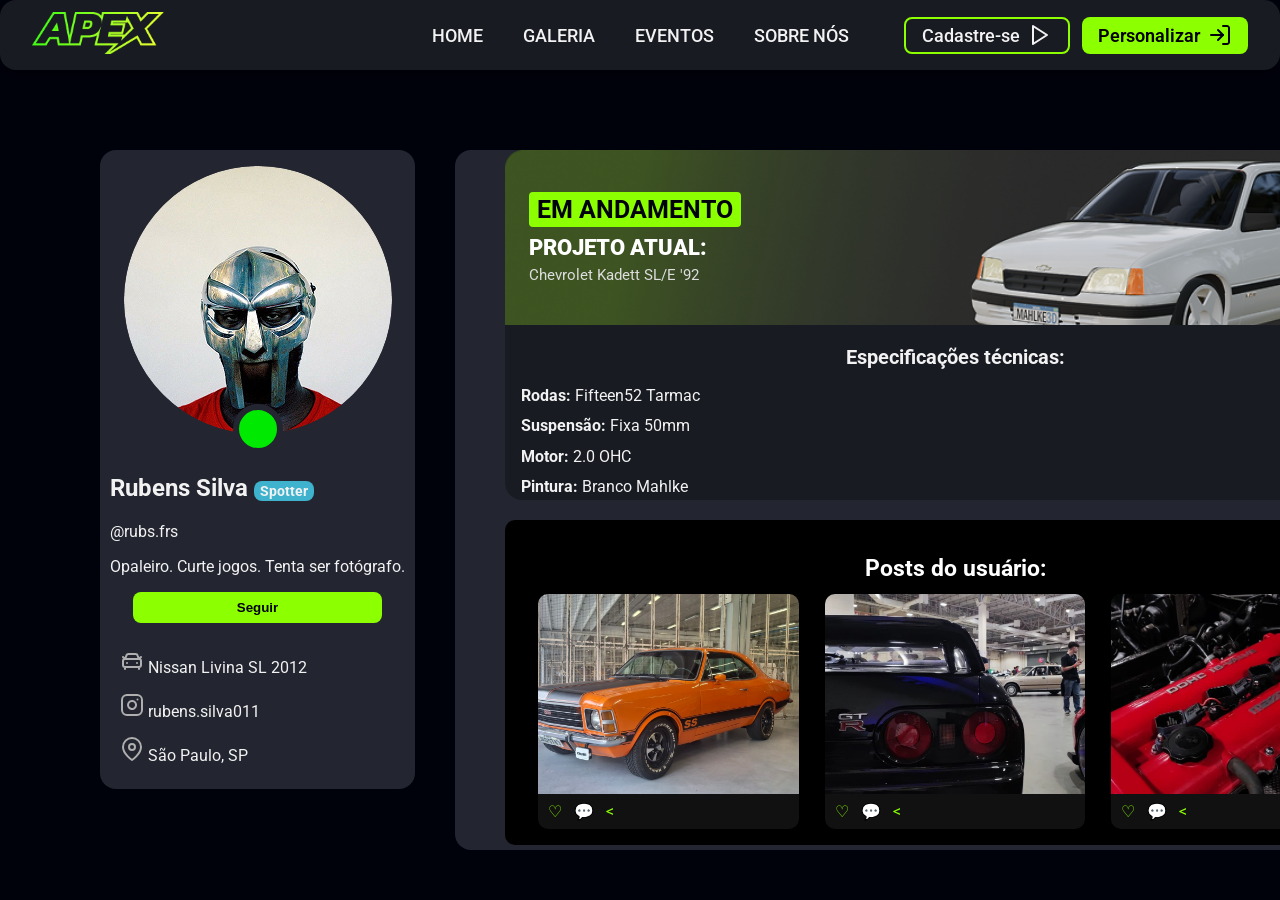
<file: pages/resultado.html>
<!DOCTYPE html>
<html lang="pt-br">
<head>
    <meta charset="utf-8">
    <meta name="viewport" content="width=device-width, initial-scale=1">
    <title>Perfil - Rubens Silva</title>
    <link rel="stylesheet" href="/css/pages/resultado.css" />
    <link rel="stylesheet" href="https://fonts.googleapis.com/css2?family=Roboto:wght@400;500;600&display=swap" />
    <link rel="stylesheet" href="https://fonts.googleapis.com/css2?family=Unbounded:wght@900&display=swap" />
    
    <link rel="stylesheet" href="../css/components/components.css">
    
    <script src="../js/main.js" defer></script>
    <script src="../js/main.js"></script>
</head>
<body>
    

    <div id="header-placeholder"></div>

    <aside class="container-perfil">
            <img class="foto-de-perfil" src="/assets/imagens/Foto de perfil.png" alt="Perfil">
            <div class="status-online"></div>

            <div class="info-usuario">
                <h2>Rubens Silva <span class="tag-spotter">Spotter</span></h2>
                <p class="handle">@rubs.frs</p>
                <p class="bio">Opaleiro. Curte jogos. Tenta ser fotógrafo.</p>
            </div>

            <button class="btn-seguir">Seguir</button>

            <div class="detalhes">
                <p><img src="/assets/icons/car-front.svg"> Nissan Livina SL 2012</p>
                <p><img src="/assets/icons/instagram.svg"> rubens.silva011</p>
                <p><img src="/assets/icons/map-pin.svg"> São Paulo, SP</p>
            </div>
        </aside>

        <section class="container-conteudo">
           <div id="conteudo1"> 
    <div class="parte1">
        <div class="projeto-badge">
            <span class="badge-andamento">EM ANDAMENTO</span>
            <h2 class="projeto-titulo">PROJETO ATUAL:</h2>
            <p class="projeto-carro">Chevrolet Kadett SL/E '92</p>
        </div>
        <!-- <img src="/assets/imagens/carrovizualizar.png" alt="Chevrolet Kadett"> -->
    </div>
    <div class="parte2">
        <h3>Especificações técnicas:</h3>
        <p><strong>Rodas:</strong> Fifteen52 Tarmac</p>
        <p><strong>Suspensão:</strong> Fixa 50mm</p>
        <p><strong>Motor:</strong> 2.0 OHC</p>
        <p><strong>Pintura:</strong> Branco Mahlke</p>
    </div>
</div>

<div id="conteudo2">
    <h2>Posts do usuário:</h2>
    <div class="posts-grid">
        <div class="post">
            <img src="/assets/imagens/Galeria2.jpg" alt="">
            <div class="post-actions">
                <span>&#9825;</span>
                <span>&#128172;</span>
                <span>&#60;</span>
            </div>
        </div>
        <div class="post">
            <img src="/assets/imagens/Galeria11.jpg" alt="">
            <div class="post-actions">
                <span>&#9825;</span>
                <span>&#128172;</span>
                <span>&#60;</span>
            </div>
        </div>
        <div class="post">
            <img src="/assets/imagens/Galeria12.jpg" alt="">
            <div class="post-actions">
                <span>&#9825;</span>
                <span>&#128172;</span>
                <span>&#60;</span>
            </div>
        </div>
    </div>
</div>

        </section>
        
        </div>
        
        
        
    
    
    

   
</body>
</html>
</file>
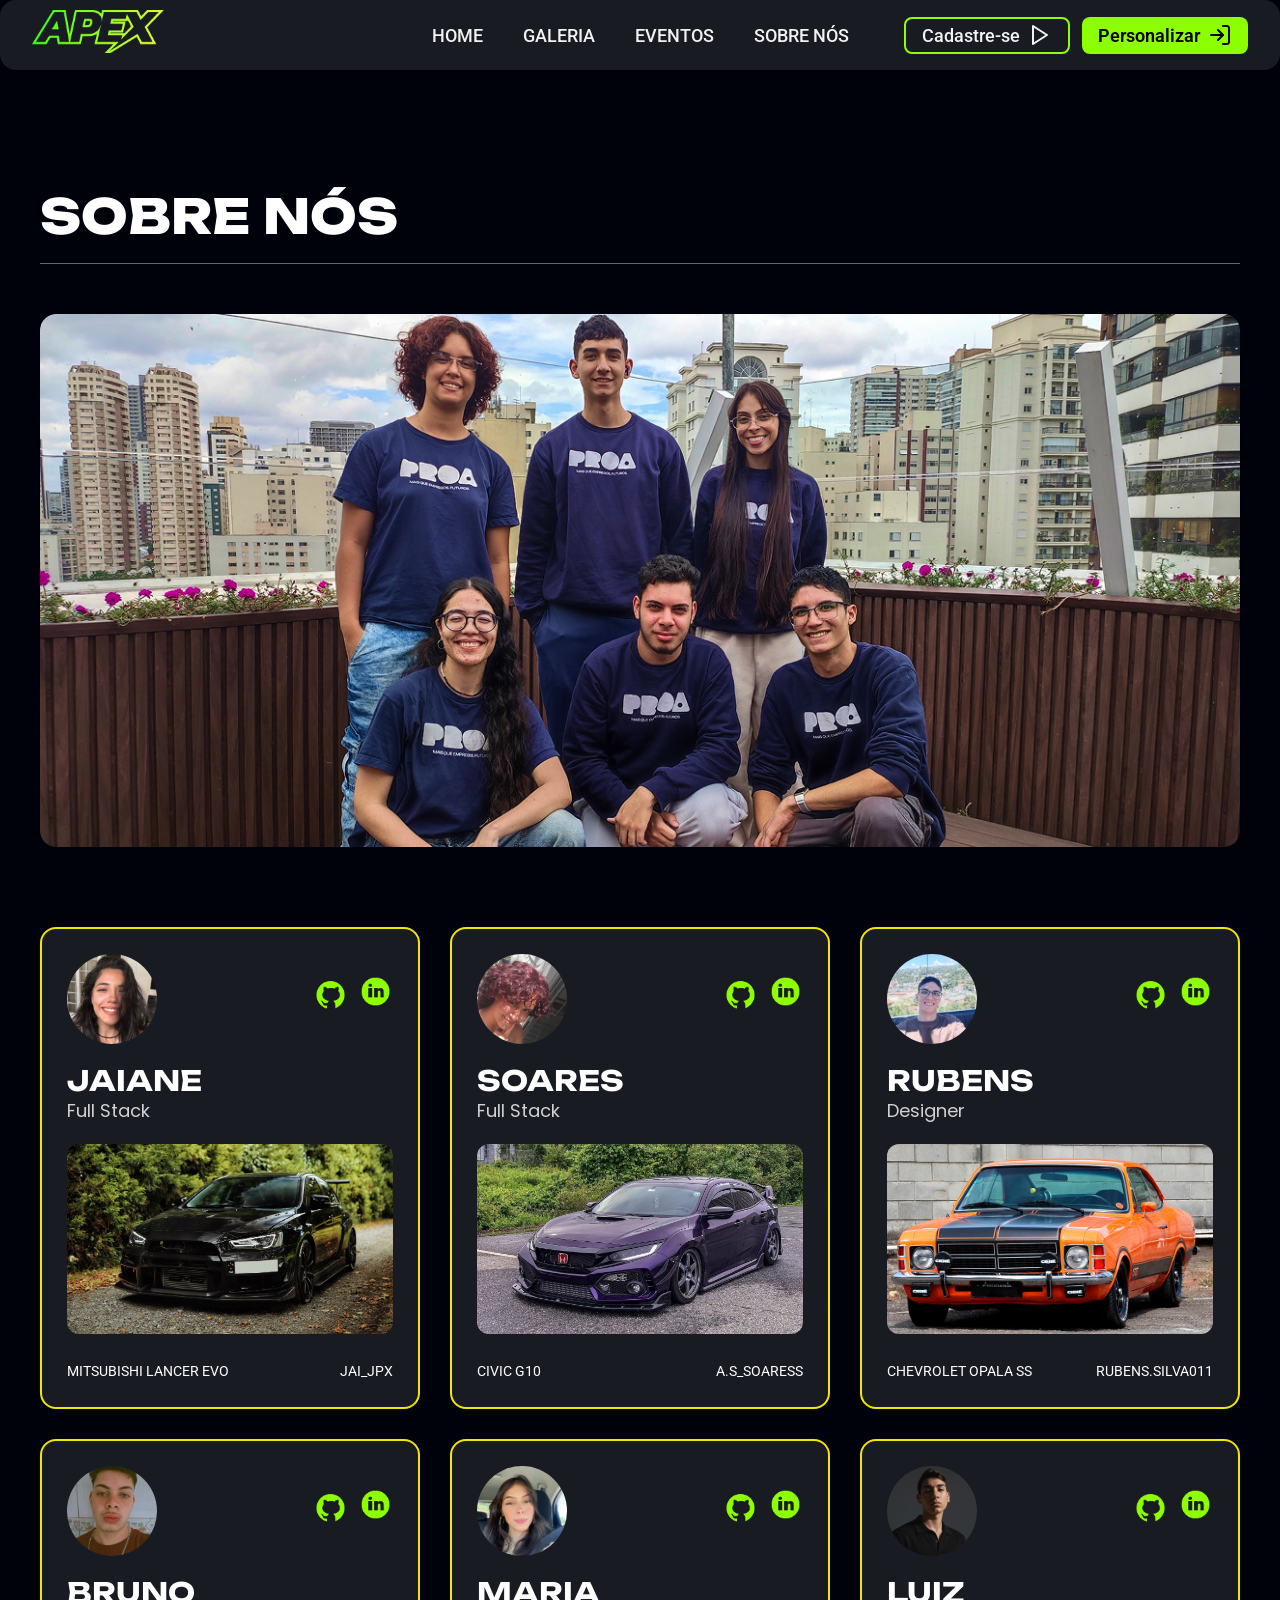
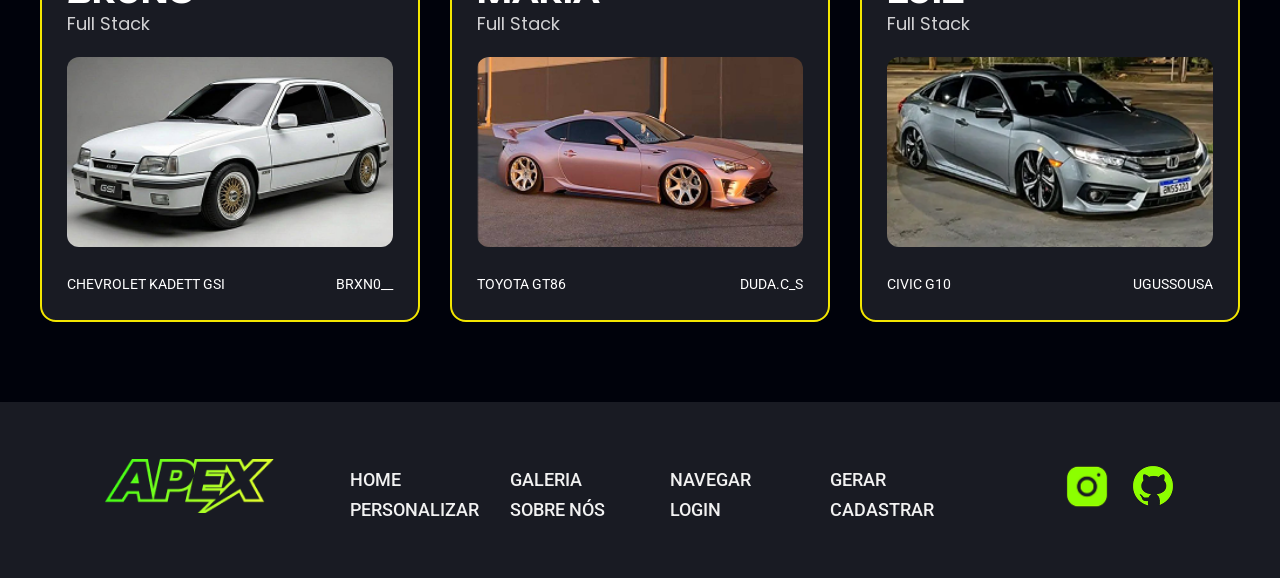
<file: pages/sobre.html>
<!DOCTYPE html>
<html lang="en">
<head>
    <meta charset="UTF-8">
    <meta name="viewport" content="width=device-width, initial-scale=1.0">
    <title>Document</title>
    <link rel="stylesheet" href="../css/global.css" type="text/css">
	<link rel="stylesheet" href="/css/components/components.css" type="text/css">
  	
  	
  	<link rel="stylesheet" href="https://fonts.googleapis.com/css2?family=Roboto:wght@400;500;600&display=swap" />
  	<link rel="stylesheet" href="https://fonts.googleapis.com/css2?family=Unbounded:wght@700;900&display=swap" />
    
    <link rel="stylesheet" href="/css/pages/sobre.css" type="text/css">
	<script src="../js/main.js"></script>
</head>

		<div vw class="enabled">
			<div vw-access-button class="active"></div>
			<div vw-plugin-wrapper>
				<div class="vw-plugin-top-wrapper"></div>
			</div>
		</div>

		<script src="https://vlibras.gov.br/app/vlibras-plugin.js"></script>
		<script>
			
    new window.VLibras.Widget('https://vlibras.gov.br/app');
</script>

<body>

<header id="header-placeholder"></header>

<main class="sobre-page">

    <section class="hero">
        <h1>Sobre Nós</h1>
        <div class="linha"></div>

        <figure class="foto-equipe">
            <img src="/assets/imagens/Nos.png" alt="Foto da equipe Apex">
        </figure>
    </section>

    <section class="team">

        <div class="team-grid">

    <!-- CARD 1 -->
    <article class="card">
        <div class="card-top">
            <img class="avatar" src="/assets/imagens/jaift.jpeg" alt="Jaiane">

            <div class="social">
                <a href="#"><img src="/assets/icons/GitHub.png"></a>
                <a href="#"><img src="/assets/icons/LinkedIn.png"></a>
            </div>
        </div>

        <div class="card-info">
            <h2>Jaiane</h2>
            <p class="cargo">Full Stack</p>
        </div>

        <figure class="carro-box">
            <img src="/assets/imagens/Jaiane.jpg">
        </figure>

        <div class="card-footer">
            <span>Mitsubishi Lancer Evo</span>
            <span>jai_jpx</span>
        </div>
    </article>


    <!-- CARD 2 -->
    <article class="card">
        <div class="card-top">
            <img class="avatar" src="/assets/imagens/soft.jpeg" alt="Soares">

            <div class="social">
                <a href="#"><img src="/assets/icons/GitHub.png"></a>
                <a href="#"><img src="/assets/icons/LinkedIn.png"></a>
            </div>
        </div>

        <div class="card-info">
            <h2>Soares</h2>
            <p class="cargo">Full Stack</p>
        </div>

        <figure class="carro-box">
            <img src="/assets/imagens/Soares.jpg">
        </figure>

        <div class="card-footer">
            <span>Civic G10</span>
            <span>a.s_soaress</span>
        </div>
    </article>


    <!-- CARD 3 -->
    <article class="card">
        <div class="card-top">
            <img class="avatar" src="/assets/imagens/rubensft.jpeg" alt="Rubens">

            <div class="social">
                <a href="#"><img src="/assets/icons/GitHub.png"></a>
                <a href="#"><img src="/assets/icons/LinkedIn.png"></a>
            </div>
        </div>

        <div class="card-info">
            <h2>Rubens</h2>
            <p class="cargo">Designer</p>
        </div>

        <figure class="carro-box">
            <img src="/assets/imagens/Rubens.png">
        </figure>

        <div class="card-footer">
            <span>Chevrolet Opala SS</span>
            <span>rubens.silva011</span>
        </div>
    </article>

	<!-- CARD 4 -->
<article class="card">
    <div class="card-top">
        <img class="avatar" src="/assets/imagens/brunoft.jpeg" alt="Bruno">

        <div class="social">
            <a href="#"><img src="/assets/icons/GitHub.png" alt="GitHub"></a>
            <a href="#"><img src="/assets/icons/LinkedIn.png" alt="LinkedIn"></a>
        </div>
    </div>

    <div class="card-info">
        <h2>Bruno</h2>
        <p class="cargo">Full Stack</p>
    </div>

    <figure class="carro-box">
        <img src="/assets/imagens/Bruno.png" alt="Chevrolet Kadett GSI">
    </figure>

    <div class="card-footer">
        <span>Chevrolet Kadett GSI</span>
        <span>brxn0__</span>
    </div>
</article>


<!-- CARD 5 -->
<article class="card">
    <div class="card-top">
        <img class="avatar" src="/assets/imagens/dudaft.jpeg" alt="Maria">

        <div class="social">
            <a href="#"><img src="/assets/icons/GitHub.png" alt="GitHub"></a>
            <a href="#"><img src="/assets/icons/LinkedIn.png" alt="LinkedIn"></a>
        </div>
    </div>

    <div class="card-info">
        <h2>Maria</h2>
        <p class="cargo">Full Stack</p>
    </div>

    <figure class="carro-box">
        <img src="/assets/imagens/Duda.png" alt="Toyota GT86">
    </figure>

    <div class="card-footer">
        <span>Toyota GT86</span>
        <span>duda.c_s</span>
    </div>
</article>


<!-- CARD 6 -->
<article class="card">
    <div class="card-top">
        <img class="avatar" src="/assets/imagens/luizft.jpeg" alt="Luis">

        <div class="social">
            <a href="#"><img src="/assets/icons/GitHub.png" alt="GitHub"></a>
            <a href="#"><img src="/assets/icons/LinkedIn.png" alt="LinkedIn"></a>
        </div>
    </div>

    <div class="card-info">
        <h2>Luiz</h2>
        <p class="cargo">Full Stack</p>
    </div>

    <figure class="carro-box">
        <img src="/assets/imagens/Luis.png" alt="Civic G10">
    </figure>

    <div class="card-footer">
        <span>Civic G10</span>
        <span>ugussousa</span>
    </div>
</article>

</div>

    </section>

</main>

<footer id="footer-placeholder"></footer>

</body>
</file>
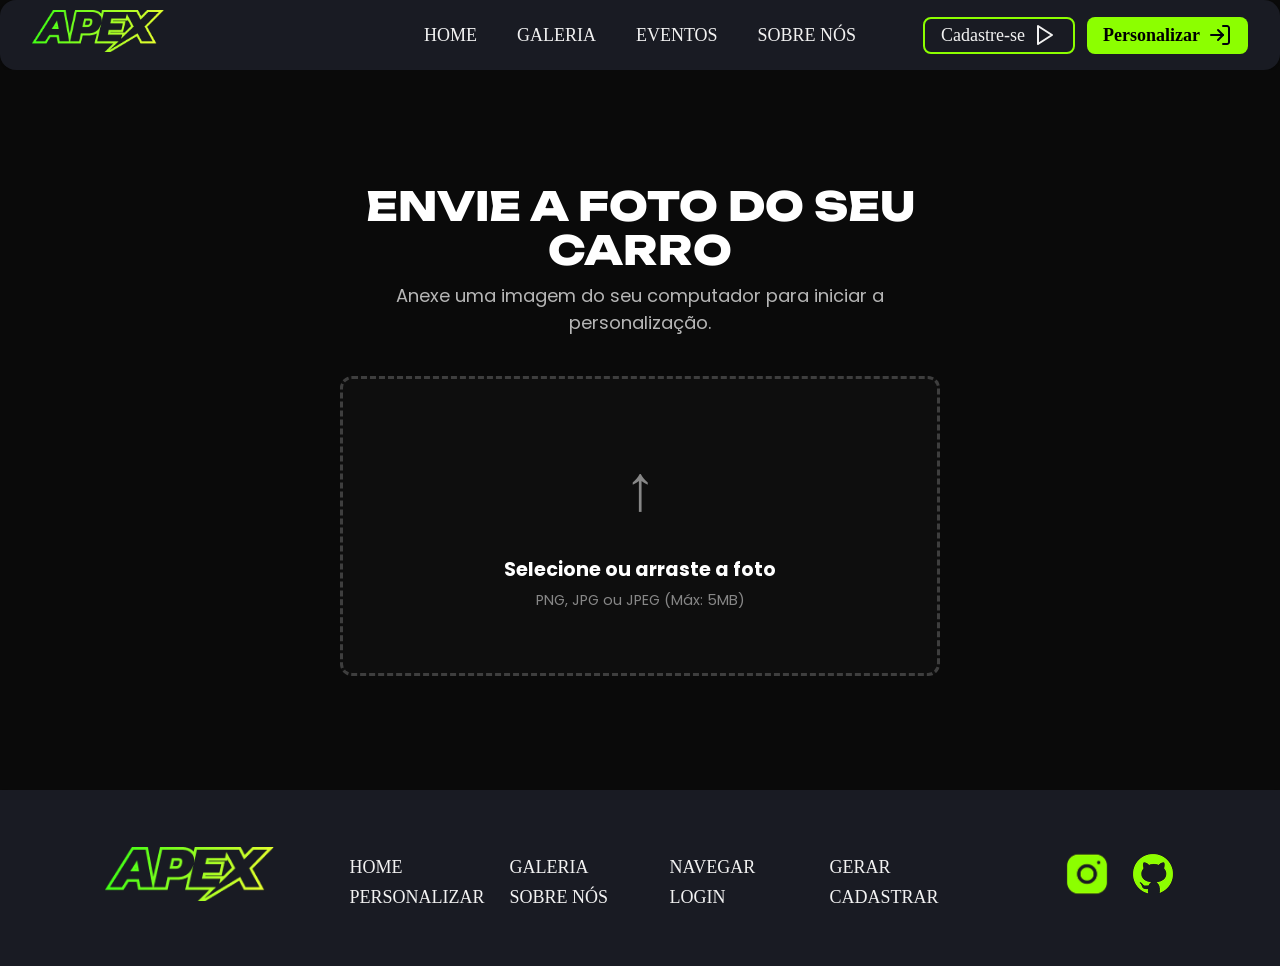
<file: pages/upload.html>
<!DOCTYPE html>
<html lang="pt-br">
<head>
    <meta charset="UTF-8">
    <title>Enviar Foto</title>
    <link rel="preconnect" href="https://fonts.googleapis.com">
    <link rel="preconnect" href="https://fonts.gstatic.com" crossorigin>

    <link href="https://fonts.googleapis.com/css2?family=Unbounded:wght@400;700&display=swap" rel="stylesheet">
    <link rel="stylesheet" href="../css/global.css">
    <link rel="stylesheet" href="../css/pages/upload.css">
     
    <link rel="stylesheet" href="../css/components/components.css">
</head>

                <div vw class="enabled">
            <div vw-access-button class="active"></div>
            <div vw-plugin-wrapper>
                <div class="vw-plugin-top-wrapper"></div>
            </div>
        </div>

        <script src="https://vlibras.gov.br/app/vlibras-plugin.js"></script>
<script>
   
    new window.VLibras.Widget('https://vlibras.gov.br/app');
</script>
<body>
    
    <div id="header-placeholder"></div>

    <main id="upload-main">
        <div id="container-upload">
            <h1 id="titulo-upload">Envie a foto do seu carro</h1>
            <p id="subtitulo-upload">Anexe uma imagem do seu computador para iniciar a personalização.</p>
            
            <label for="file-input" id="drop-zone">
                <div id="upload-icon">↑</div>
                <span id="upload-text">Selecione ou arraste a foto</span>
                <p id="upload-info">PNG, JPG ou JPEG (Máx: 5MB)</p>
                <input type="file" id="file-input" accept="image/*" onchange="handleFileUpload(event)">
            </label>

            <div id="loading-feedback" style="display: none;">
                <div class="spinner"></div>
                <span>A processar imagem...</span>
            </div>
        </div>

        
       
    </main>

    <div id="footer-placeholder"></div>

    <script src="../js/main.js"></script>
    <script src="../js/upload.js"></script>
</body>
</html>
</file>
<file: css/pages/resultado.css>
:root {
    --bg-dark: #00020b;
    --card-gray: #232630;
    --verde-lime: #8cff00;
    --azul-spotter: #3fb3cd;
}

body {
    margin: 0;
    background-color: var(--bg-dark);
    font-family: 'Roboto', sans-serif;
    color: #f2f2f2;
}

/* Containers principais */
.container-perfil, .container-conteudo {
    position: absolute;
    top: 150px;
    background-color: var(--card-gray);
    border-radius: 16px;
}

.container-perfil {
    left: 100px;
    width: 315px;
    height: 623px;
    display: flex;
    flex-direction: column;
    align-items: center;
    padding-top: 16px;
}

.container-conteudo {
    left: 455px;
    width: 1000px;
    height: 700px;
}
/* Foto de Perfil  */
.foto-de-perfil {
    width: 268px;
    height: 268px;
    border-radius: 50%;
    object-fit: cover;
}

.status-online {
    width: 38px;
    height: 38px;
    background-color: #00e900;
    border-radius: 50%;
    border: 6px solid var(--card-gray);
    margin-top: -30px; /* Ajuste para sobrepor a foto */
}
/* Botões */
.btn-seguir {
    background-color: var(--verde-lime);
    color: var(--bg-dark);
    padding: 8px 104px;
    border-radius: 8px;
    border: none;
    font-weight: 600;
    cursor: pointer;
}

.tag-spotter {
    background-color: var(--azul-spotter);
    padding: 2px 6px;
    border-radius: 8px;
    font-size: 14px;
}
#conteudo1{
    background-color: #191b23; 
    width: 90%;
    height: 350px;
    margin: auto;
    border-radius: 17px;
}
/* Parte1 - fundo verde escuro como no Figma */
.parte1 {
    background-image: url('/assets/imagens/carrovizualizar.png'); /* verde militar escuro */
    background-repeat: no-repeat;
    background-size: cover;
    width: 100%;
    height: 50%;
    display: flex;
    align-items: center;
    justify-content: space-between;
    padding: 20px 24px;
    box-sizing: border-box;
    position: relative;
}

/* .parte1 img {
    width: 45%;
    height: auto;
    object-fit: contain;
} */

/* Badge e títulos do projeto */
.projeto-badge {
    display: flex;
    flex-direction: column;
    gap: 4px;
}

.badge-andamento {
    background-color: var(--verde-lime);
    color: var(--bg-dark);
    font-size: 25px;
    font-weight: 700;
    padding: 3px 8px;
    border-radius: 4px;
    width: fit-content;
    text-transform: uppercase;
}

.projeto-titulo {
    font-size: 22px;
    font-weight: 900;
    color: #fff;
    margin: 4px 0 2px;
    text-transform: uppercase;
}

.projeto-carro {
    font-size: 15px;
    color: #ddd;
    margin: 0;
}

/* Parte2 - especificações */

.parte2 h3{
    text-align: center;
    font-size: 20px;
}

.parte2 p {
    font-size: 16px;
    padding-left: 16px;
    line-height: 0.9;
}

/* Conteudo2 - posts */
#conteudo2 {
    background-color: var(--card-gray);
    background-color: black;
    width: 90%;
    margin: auto;
    margin-top: 20px;
    padding: 16px;
    border-radius: 10px;
    box-sizing: border-box;
}

#conteudo2 h2 {
    font-size: 23px;
    text-align: center;
    margin-bottom: 12px;
    color: #fff;
}

.posts-grid {
    display: flex;
    flex-direction: row;
    justify-content: center;
    align-items: center;
    gap: 3%;
}

.post {
    background-color: #111;
    width: 30%;
    border-radius: 10px;
    overflow: hidden;
    position: relative;
}

.post img {
    width: 100%;
    height: 200px;
    object-fit: cover;
    display: block;
}

.post-actions {
    display: flex;
    gap: 12px;
    padding: 8px 10px;
    font-size: 16px;
    color: var(--verde-lime);
    cursor: pointer;
}

/* Conquistas no aside */
.conquistas {
    width: 100%;
    padding: 0 20px;
    box-sizing: border-box;
    border-top: 2px solid var(--verde-lime);
    margin-top: 8px;
    padding-top: 12px;
}

.conquistas h4 {
    font-size: 16px;
    font-weight: 500;
    color: #f2f2f2;
    margin: 0;
}

/* Remover margens extras do aside */
.detalhes {
    width: 100%;
    padding: 10px 20px 8px;
    box-sizing: border-box;
}
</file>
<file: css/components/components.css>
/* Remove o estilo padrão de links no Header e no Footer */
.header a, 
.footer a {
    text-decoration: none; /* Tira o sublinhado */
    color: inherit;       
    cursor: pointer;      
}

/* Evita que o link mude de cor após ser clicado */
.header a:visited, 
.footer a:visited {
    color: inherit;
}


.header a:hover, 
.footer a:hover {
    opacity: 0.7;
    transition: 0.3s;
}

.header {
  width: 100%;
  height: 70px;
  background-color: #191b23;
  border-radius: 16px;
  box-shadow: 0px 4px 4px rgba(0, 0, 0, 0.25);
  display: grid;
  grid-template-columns: 1fr auto 1fr;
  align-items: center;
  padding: 0 32px;
  box-sizing: border-box;
  font-size: 18px;
  color: #f2f2f2;
  font-family: Roboto;
}

.logotipo-icon {
  width: 132px;
  height: 44px;
  object-fit: contain;
  justify-self: start;
}

.nav-links {
  display: flex;
  align-items: center;
  gap: 40px;
  justify-self: center;
}

.home {
  font-weight: 600;
  white-space: nowrap;
}

.footer-sobre {
  font-weight: 600;
  white-space: nowrap;
}

.instance-parent {
  display: flex;
  align-items: center;
  gap: 12px;
  justify-self: end;
}

.entrar-parent {
  height: 37px;
  border-radius: 8px;
  border: 2px solid #8cff00;
  box-sizing: border-box;
  display: flex;
  align-items: center;
  justify-content: center;
  padding: 8px 16px;
  gap: 8px;
  white-space: nowrap;
  cursor: pointer;
}

.play-icon {
  width: 24px;
  height: 24px;
  flex-shrink: 0;
}

.comear {
  height: 37px;
  border-radius: 8px;
  background-color: #8cff00;
  display: flex;
  align-items: center;
  justify-content: center;
  padding: 8px 16px;
  box-sizing: border-box;
  gap: 8px;
  color: #0b0e11;
  white-space: nowrap;
  cursor: pointer;
}

.comear2 {
  font-weight: 600;
  flex-shrink: 0;
  color: black;
}

.log-in-icon {
  width: 24px;
  height: 24px;
  flex-shrink: 0;
}

@media (max-width: 900px) {
  .header {
    grid-template-columns: auto 1fr;
  }

  .nav-links {
    display: none;
  }

  .instance-parent {
    justify-self: end;
  }
}

@media (max-width: 480px) {
  .header {
    padding: 0 16px;
    border-radius: 8px;
  }

  .logotipo-icon {
    width: 90px;
    height: 30px;
  }

  .entrar-parent {
    display: none;
  }
}
.footer {
  width: 100%;
  height: 176px;
  position: relative;
  background-color: #191b23;
  box-shadow: 0px 4px 4px rgba(0, 0, 0, 0.25);
  display: flex;
  align-items: center;
  justify-content: space-between;
  padding: 0 102px;
  box-sizing: border-box;
  font-size: 18px;
  color: #f2f2f2;
  font-family: Roboto;
}

.footer-child {
  display: none;
}

.home-parent {
  display: grid;
  grid-template-columns: repeat(4, 160px);
  grid-template-rows: 18px 18px;
  row-gap: 12px;
}

.home        { grid-column: 1; grid-row: 1; font-weight: 500; }
.personalizar{ grid-column: 1; grid-row: 2; font-weight: 500; }
.galeria     { grid-column: 2; grid-row: 1; font-weight: 500; }
.sobre-ns    { grid-column: 2; grid-row: 2; font-weight: 500; }
.navegar     { grid-column: 3; grid-row: 1; font-weight: 500; }
.footer-login{ grid-column: 3; grid-row: 2; font-weight: 500; }
.gerar       { grid-column: 4; grid-row: 1; font-weight: 500; }
.cadastrar   { grid-column: 4; grid-row: 2; font-weight: 500; }

.apex-icon {
  width: 175.1px;
  height: 54px;
  object-fit: contain;
  flex-shrink: 0;
}

.instagram-icon,
.github-icon {
  width: 50px;
  height: 50px;
  object-fit: cover;
  flex-shrink: 0;
}
</file>
<file: css/global.css>
@import url('https://fonts.googleapis.com/css2?family=Poppins:wght@400;500;600;700&display=swap');

:root {
  /* Paleta de Cores */
  --color-primary-blue: #032FDF;
  --color-accent-yellow: #F3E601;
  --color-accent-green: #8CFF00;
  --color-white: #F2F2F2;
  --color-gray-dark: #191B23;
  --color-black: #00020B;

  /* Fontes */
  --font-titles: 'Unbounded', black;
  --font-body: 'Poppins', extra-bold;
}

/* Configurações Globais */
body {
  display: flex;
  flex-direction: column;
  min-height: 100vh;
  background-color: var(--color-white);
  color: var(--color-gray-dark);
  font-family: var(--font-body);
  -webkit-font-smoothing: antialiased;
  line-height: 1.5;
}

main {
  flex: 1;
}

/* TÍTULOS  */

h1, .display {
  font-family: var(--font-titles);
  font-size: clamp(48px, 5vw, 60px); 
  font-weight: 800; 
  line-height: 1.1;
  color: var(--color-black);
}

h2, .section {
  font-family: var(--font-titles);
  font-size: clamp(32px, 4vw, 40px);
  font-weight: 700; /* Bold */
  line-height: 1.2;
}

h3, .subtitle {
  font-family: var(--font-titles);
  font-size: clamp(24px, 3vw, 28px);
  font-weight: 600; /* SemiBold */
  line-height: 1.3;
}

/* Corpo e textos  */

.lead {
  font-family: var(--font-body);
  font-size: 20px;
  font-weight: 500; /* Medium */
}

p, .body-text {
  font-family: var(--font-body);
  font-size: clamp(16px, 2vw, 18px);
  font-weight: 400; /* Regular */
}

small, .text-small {
  font-family: var(--font-body);
  font-size: 14px;
  font-weight: 400; /* Regular */
}

/* Botão / CTA */
.button, .cta {
  font-family: var(--font-body);
  font-size: 18px;
  font-weight: 600; /* SemiBold */
  padding: 12px 24px;
  background-color: var(--color-primary-blue);
  color: var(--color-white);
  border: none;
  border-radius: 4px;
  cursor: pointer;
  transition: opacity 0.2s;
}

.button:hover {
  opacity: 0.9;
}

/* FORÇAR REMOÇÃO DE TODAS AS IMAGENS DO MENU */
.category-card, 
.category-card *, 
.category-card::before, 
.category-card::after {
    background-image: none !important;
    background: none !important;
    content: none !important; /* Isso mata os ícones que aparecem via CSS */
}

/* ESTILO LIMPO (TEXTO E LINHA) */
.categories-panel {
    display: grid;
    grid-template-columns: repeat(4, 1fr);
    background: #0a0a0a; /* Fundo preto puro */
    border-top: 1px solid #222;
}

.category-card {
    height: 80px;
    display: flex;
    align-items: center;
    justify-content: center;
    cursor: pointer;
    border: none !important;
    position: relative;
}

.card-title {
    font-family: 'Rajdhani', sans-serif;
    text-transform: uppercase;
    font-weight: 700;
    color: #ffffff;
    opacity: 0.6;
}

.category-card.active .card-title {
    opacity: 1;
    color: #39FF14; /* Verde Apex */
}

/* LINHA VERDE EMBAIXO (ESTILO FIGMA) */
.category-card.active::after {
    content: "" !important;
    display: block !important;
    position: absolute;
    bottom: 0;
    width: 60%;
    height: 3px;
    background: #39FF14;
}
</file>
<file: css/pages/sobre.css>
/* * {
  margin: 0;
  padding: 0;
  box-sizing: border-box;
}


.sobre-s {
  	width: 100%;
  	height: 2200px;
  	position: relative;
  	background-color: #00020b;
  	overflow: hidden;
  	text-align: left;
  	font-size: 18px;
  	color: #fff;
  	font-family: Roboto;
}

.sobre-ns-wrapper {
  	position: absolute;
  	top: 175px;
  	left: 87px;
  	display: flex;
  	align-items: center;
  	justify-content: center;
  	padding: 10px;
  	flex-shrink: 0;
  	font-size: 40px;
  	font-family: Unbounded;
}
.sobre-ns3 {
  	position: relative;
  	letter-spacing: -0.02em;
  	text-transform: uppercase;
  	font-weight: 900;
	font-size: 50px;
	color: #fff;
}
.sobre-ns-child {
  	position: absolute;
  	top: 425px;
  	left: 601px;
  	width: 100px;
  	height: 100px;
  	overflow: hidden;
  	flex-shrink: 0;
}
.sobre-ns-item {
  	position: absolute;
  	top: 267.5px;
  	left: calc(50% - 621.5px);
  	border-top: 1px solid #fff;
  	box-sizing: border-box;
  	width: 1244px;
  	height: 1px;
  	flex-shrink: 0;
}
.sobre-ns-inner {
  	position: absolute;
  	top: 337px;
  	left: calc(50% - 620px);
  	border-radius: 16px;
  	width: 1243px;
  	height: 552px;
  	object-fit: cover;
  	flex-shrink: 0;
}
.jaiane {
  	position: absolute;
  	top: 992px;
  	left: 106px;
  	width: 375px;
  	height: 533px;
  	flex-shrink: 0;
}
.cards {
  	position: absolute;
	align-items: center;
	margin: auto;
  	top: 0px;
  	left: 0px;
  	filter: blur(0px);
  	border-radius: 16px;
  	background-color: #191b23;
  	border: 3px solid #f3e601;
  	box-sizing: border-box;
  	width: 375px;
  	height: 533px;
}
.github-parent {
  	position: absolute;
  	top: 48px;
  	left: 237px;
  	width: 96px;
  	height: 48px;
}
.github-icon {
  	position: absolute;
  	top: 0px;
  	left: 0px;
  	width: 48px;
  	height: 48px;
  	object-fit: cover;
}
.linkedin-circled-icon {
  	position: absolute;
  	top: 0px;
  	left: 48px;
  	width: 48px;
  	height: 48px;
  	object-fit: cover;
}
.jai-jpx {
  	position: absolute;
  	top: 484px;
  	left: 278px;
  	letter-spacing: -0.02em;
	color: #fff;
}
.nossaft {
  	position: absolute;
  	top: 43px;
  	left: 48px;
  	border-radius: 50%;
  	background-color: #d9d9d9;
  	width: 109px;
  	height: 111px;
}
.nossaft img {
	width: 100%;
	height: 100%;
	object-fit: cover;
	border-radius: 50%;

}
.nome {
  	position: absolute;
  	top: 189px;
  	left: 48px;
  	font-size: 32px;
  	letter-spacing: -0.02em;
  	text-transform: uppercase;
  	font-family: Unbounded;
	color: #fff;
}
.full-stack {
  	position: absolute;
  	top: 230px;
  	left: 48px;
  	letter-spacing: -0.02em;
  	font-weight: 500;
	color: #fff;
}
.sonho {
  	position: absolute;
  	top: 486px;
  	left: 48px;
  	font-size: 14px;
  	letter-spacing: -0.02em;
  	text-transform: uppercase;
	color: #fff;
}
.carro {
  	position: absolute;
  	top: 271px;
  	left: 48px;
  	border-radius: 16px;
  	width: 278px;
  	height: 197px;
  	object-fit: cover;
}
.soares {
  	position: absolute;
  	top: 992px;
  	left: 535.5px;
  	width: 375px;
  	height: 533px;
  	flex-shrink: 0;
}
.as-soaress {
  	position: absolute;
  	top: 484px;
  	left: 234px;
  	letter-spacing: -0.02em;
	color: #fff;
}
.soares-inner {
  	position: absolute;
  	top: 271px;
  	left: 48px;
  	border-radius: 16px;
  	background-color: #000;
  	width: 278px;
  	height: 197px;
}
.rectangle-icon {
  	position: absolute;
  	top: 271px;
  	left: 48.5px;
  	border-radius: 16px;
  	width: 278px;
  	height: 197px;
  	object-fit: cover;
}
.rubens {
  	position: absolute;
  	top: 992px;
  	left: 965px;
  	width: 375px;
  	height: 533px;
  	flex-shrink: 0;
}
.rubenssilva011 {
  	position: absolute;
  	top: 484px;
  	left: 204px;
  	letter-spacing: -0.02em;
	color: #fff;
}
.bruno {
  	position: absolute;
  	top: 1573px;
  	left: 106px;
  	width: 375px;
  	height: 533px;
  	flex-shrink: 0;
}
.brxn0- {
  	position: absolute;
  	top: 484px;
  	left: 260px;
  	letter-spacing: -0.02em;
	color: #fff;
}
.maria {
  	position: absolute;
  	top: 1573px;
  	left: 535.5px;
  	width: 375px;
  	height: 533px;
  	flex-shrink: 0;
}
.dudac-s {
  	position: absolute;
  	top: 484px;
  	left: 254px;
  	letter-spacing: -0.02em;
	color: #fff;
}
.luiz {
  	position: absolute;
  	top: 1573px;
  	left: 965px;
  	width: 375px;
  	height: 533px;
  	flex-shrink: 0;
}
.ugussousa {
  	position: absolute;
  	top: 484px;
  	left: 240px;
  	letter-spacing: -0.02em;
	color: #fff;
}


 */
*{
    margin:0;
    padding:0;
    box-sizing:border-box;
}

body{
    background:#00020b;
    color:white;
    font-family:Roboto, sans-serif;
}

/* Página */
.sobre-page{
    max-width:1400px;
    margin:auto;
    padding:120px 40px 80px;
}

/* Hero */
.hero h1{
    font-family:Unbounded;
    font-size:48px;
    text-transform:uppercase;
    margin-bottom:20px;
	color: #fff;
}

.linha{
    width:100%;
    height:1px;
    background:#fff;
    opacity:.4;
    margin-bottom:50px;
}

.foto-equipe img{
    width:100%;
    border-radius:16px;
    display:block;
}

/* GRID DOS CARDS */
.team{
    margin-top:80px;
}

.team-grid{
    display:grid;
    grid-template-columns:repeat(auto-fit, minmax(320px, 1fr));
    gap:30px;
}

/* CARD */
.card{
    background:#191b23;
    border:2px solid #f3e601;
    border-radius:16px;
    padding:25px;
    
    display:flex;
    flex-direction:column;
    justify-content:space-between;
    gap:20px;
}

/* TOPO */
.card-top{
    display:flex;
    justify-content:space-between;
    align-items:center;
}

.avatar{
    width:90px;
    height:90px;
    border-radius:50%;
    object-fit:cover;
}

.social{
    display:flex;
    gap:10px;
}

.social img{
    width:35px;
    transition:.3s;
}

.social img:hover{
    transform:scale(1.1);
}

/* INFO */
.card-info h2{
    font-family:Unbounded;
    font-size:28px;
    text-transform:uppercase;
}

.cargo{
    opacity:.8;
}

/* FOTO CARRO */
.carro-box img{
    width:100%;
    height:190px;
    object-fit:cover;
    border-radius:12px;
}

/* FOOTER */
.card-footer{
    display:flex;
    justify-content:space-between;
    align-items:center;
    font-size:14px;
    text-transform:uppercase;
    gap:10px;
}

/* =======================================
   RESPONSIVO - TABLET
======================================= */
@media (max-width: 1024px){

  .sobre-page{
    padding: 100px 30px 60px;
  }

  .hero h1{
    font-size: 38px;
  }

  .team-grid{
    grid-template-columns: repeat(2, 1fr);
    gap: 24px;
  }

  .card{
    padding: 20px;
  }

  .card-info h2{
    font-size: 24px;
  }

  .carro-box img{
    height: 180px;
  }

  .card-footer{
    flex-direction: column;
    align-items: flex-start;
    gap: 6px;
    font-size: 13px;
  }
}


/* =======================================
   RESPONSIVO - MOBILE
======================================= */
@media (max-width: 768px){

  .sobre-page{
    padding: 90px 20px 50px;
  }

  .hero h1{
    font-size: 30px;
    text-align: center;
  }

  .linha{
    margin-bottom: 30px;
  }

  .foto-equipe img{
    border-radius: 12px;
  }

  .team{
    margin-top: 50px;
  }

  .team-grid{
    grid-template-columns: 1fr;
    gap: 20px;
  }

  .card{
    padding: 18px;
    gap: 16px;
  }

  .card-top{
    flex-direction: column;
    gap: 15px;
    align-items: center;
  }

  .social{
    justify-content: center;
  }

  .card-info{
    text-align: center;
  }

  .card-info h2{
    font-size: 22px;
  }

  .cargo{
    font-size: 15px;
  }

  .avatar{
    width: 80px;
    height: 80px;
  }

  .carro-box img{
    height: 170px;
  }

  .card-footer{
    flex-direction: column;
    align-items: center;
    text-align: center;
    gap: 6px;
    font-size: 12px;
  }
}


/* =======================================
   MOBILE PEQUENO
======================================= */
@media (max-width: 480px){

  .sobre-page{
    padding: 80px 15px 40px;
  }

  .hero h1{
    font-size: 24px;
  }

  .card{
    padding: 15px;
  }

  .card-info h2{
    font-size: 20px;
  }

  .avatar{
    width: 72px;
    height: 72px;
  }

  .social img{
    width: 30px;
  }

  .carro-box img{
    height: 150px;
  }

  .card-footer{
    font-size: 11px;
  }
}
</file>
<file: css/pages/upload.css>
*{
    margin: 0;
    padding: 0;
    box-sizing: border-box;
}

body{
    background-color: #0a0a0a;
}

#upload-main {
    display: flex;
    justify-content: center;
    align-items: center;
    min-height: 80vh; /* Ajuste para compensar header/footer */
    background-color: #0a0a0a;
}

#container-upload {
    text-align: center;
    max-width: 600px;
    width: 90%;
}

#titulo-upload {
    color: #fff;
    font-size: 2.5rem;
    text-transform: uppercase;
    margin-bottom: 10px;
    font-family: unbounded;
}

#subtitulo-upload {
    color: rgba(255, 255, 255, 0.7);
    margin-bottom: 40px;
}

#drop-zone {
    display: flex;
    flex-direction: column;
    justify-content: center;
    align-items: center;
    height: 300px;
    border: 3px dashed rgba(255, 255, 255, 0.2);
    border-radius: 12px;
    cursor: pointer;
    transition: 0.3s;
    background: rgba(255, 255, 255, 0.02);
}

#drop-zone:hover {
    border-color: #a2ff00;
    background: rgba(162, 255, 0, 0.05);
}

#upload-icon {
    font-size: 4rem;
    color: rgba(255, 255, 255, 0.5);
    margin-bottom: 20px;
}

#drop-zone:hover #upload-icon {
    color: #a2ff00;
}

#upload-text {
    color: #fff;
    font-weight: bold;
    font-size: 1.2rem;
    margin-bottom: 5px;
}

#upload-info {
    color: rgba(255, 255, 255, 0.5);
    font-size: 0.9rem;
}

#file-input { display: none; }

/* Rodinha de Carregamento */
#loading-feedback {
    margin-top: 30px;
    color: #a2ff00;
    display: flex;
    flex-direction: column;
    align-items: center;
    gap: 15px;
}

.spinner {
    width: 40px;
    height: 40px;
    border: 4px solid rgba(162, 255, 0, 0.2);
    border-left-color: #a2ff00;
    border-radius: 50%;
    animation: spin 1s linear infinite;
}



@keyframes spin { to { transform: rotate(360deg); } }
</file>
